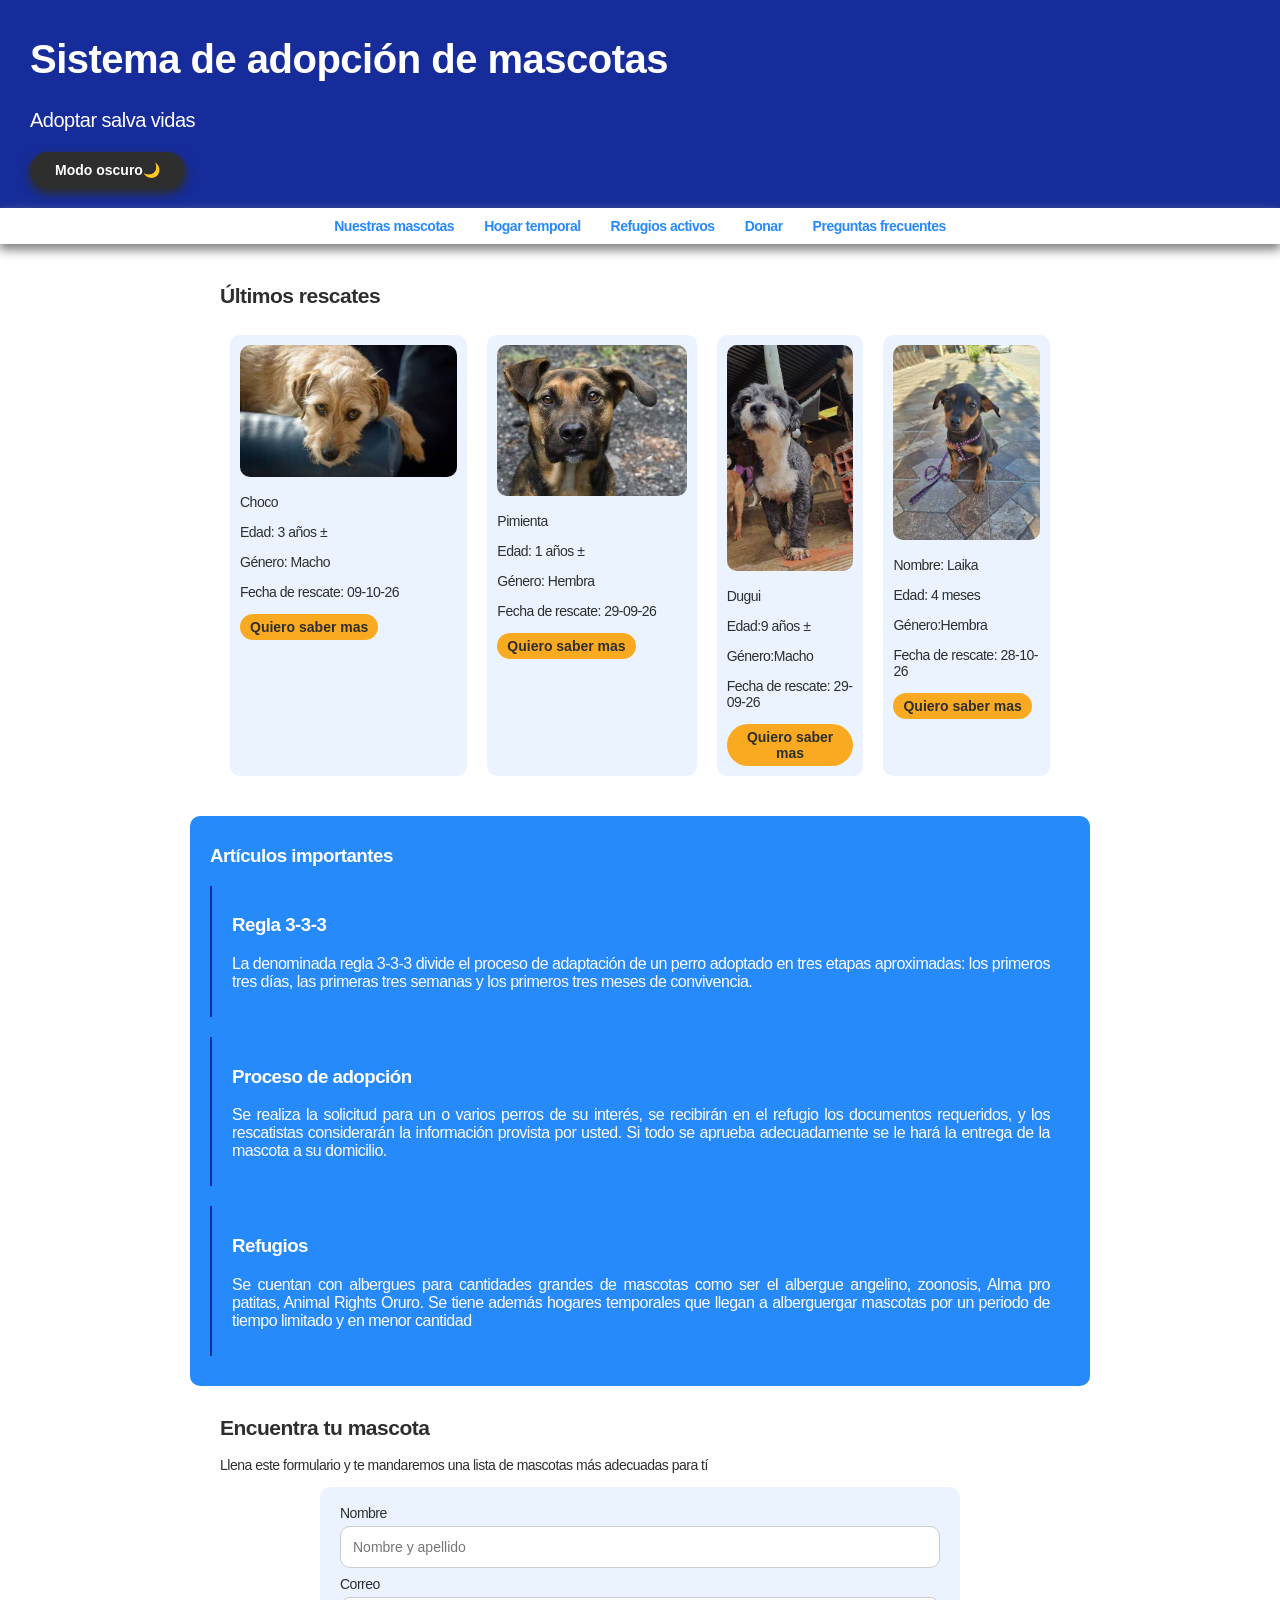
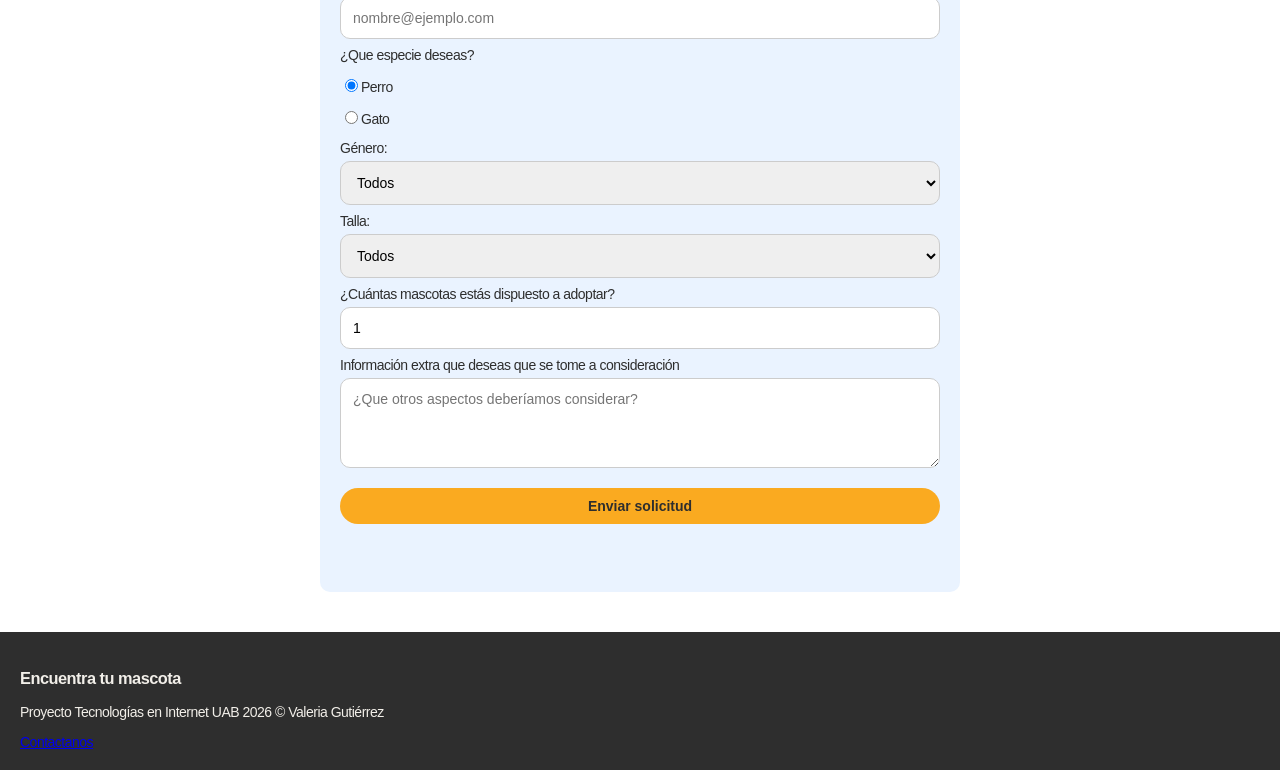
<file: index.html>
<!DOCTYPE html>
<html lang="en">
<head>
    <meta charset="UTF-8">
    <meta name="viewport" content="width=device-width, initial-scale=1">
    <title>Adopta</title>
    <link rel="stylesheet" href="styles.css">
</head>
<body>
    <header>
        <h1>Sistema de adopción de mascotas</h1>
        <p>Adoptar salva vidas</p>
        <button id="btn-tema">Modo oscuro🌙</button>
    </header>
    <nav>
        <button type="button" id="btn-menu" class="hamburguesa">☰ Menú</button>
        <ul>
            <li><a href="#">Nuestras mascotas</a></li>
            <li><a href="#">Hogar temporal</a></li>
            <li><a href="#">Refugios activos</a></li>
            <li><a href="#">Donar</a></li>
            <li><a href="#">Preguntas frecuentes</a></li>
        </ul>
    </nav>
    <main>
        <section>
            <h2>Últimos rescates</h2>
            <ul id="fotos">
                <li>
                    <img src="img/mascota4.jpg" alt="Imagen animal rescatado">
                    <p>Choco</p>
                    <p>Edad: 3 años ±</p>
                    <p>Género: Macho</p>
                    <p>Fecha de rescate: 09-10-26</p>
                    <button class="btn-mas">Quiero saber mas</button>
                </li>
                <li>
                    <img src="img/mascota3.jpg" alt="Imagen animal rescatado">
                    <p>Pimienta</p>
                    <p>Edad: 1 años ±</p>
                    <p>Género: Hembra</p>
                    <p>Fecha de rescate: 29-09-26</p>
                    <button class="btn-mas">Quiero saber mas</button>
                </li>
                <li>
                    <img src="img/mascota1.jpg" alt="Imagen animal rescatado">
                    <p>Dugui</p>
                    <p>Edad:9 años ±</p>
                    <p>Género:Macho</p>
                    <p>Fecha de rescate: 29-09-26</p>
                    <button class="btn-mas">Quiero saber mas</button>
                </li>
                <li>
                    <img src="img/macota2.jpg" alt="Imagen animal rescatado">
                    <p>Nombre: Laika</p>
                    <p>Edad: 4 meses</p>
                    <p>Género:Hembra</p>
                    <p>Fecha de rescate: 28-10-26</p>
                    <button class="btn-mas">Quiero saber mas</button>
                </li>
            </ul>
        </section>
        <section class="tarjeta">
            <h3>Artículos importantes</h3>
            <article>
                <h3>
                    Regla 3-3-3
                </h3>
                <p>
                    La denominada regla 3-3-3 divide el proceso de adaptación de un perro adoptado en tres etapas aproximadas: los primeros tres días, las primeras tres semanas y los primeros tres meses de convivencia.

                </p>
            </article>
            <article>
                <h3>
                    Proceso de adopción
                </h3>
                <p>
                    Se realiza la solicitud para un o varios perros de su interés, se recibirán en el refugio los documentos requeridos, y los rescatistas considerarán la información provista por usted. Si todo se aprueba adecuadamente se le hará la entrega de la mascota a su domicilio.
                </p>
            </article>
            <article>
                <h3>
                    Refugios
                </h3>
                <p>
                    Se cuentan con albergues para cantidades grandes de mascotas como ser el albergue angelino, zoonosis, Alma pro patitas, Animal Rights Oruro. Se tiene además hogares temporales que llegan a alberguergar mascotas por un periodo de tiempo limitado y en menor cantidad

                </p>
            </article>
        </section>
        <section>
            <h2>Encuentra tu mascota</h2>
            <p>Llena este formulario y te mandaremos una lista de mascotas más adecuadas para tí </p>
            <form id="form-adoptante" novalidate>
                <label for="nombre">Nombre</label>
                <input type="text" id="nombre" name="nombre" placeholder="Nombre y apellido" required>

                <label for="correo">Correo</label>
                <input type="email" id="correo" name="correo" placeholder="nombre@ejemplo.com" required>

                <label for="especie">¿Que especie deseas?</label>
                <label for="perro"><input type="radio" id="perro" name="especie" value="perro" checked>Perro</label>
                <label for="gato"><input type="radio" id="gato" name="especie" value="gato">Gato</label>
                
                <label for="genero">Género: </label>
                <select name="genero" id="genero">
                    <option value="">Todos</option>
                    <option value="">Hembra</option>
                    <option value="">Macho</option>
                </select>

                <label for="talla">Talla: </label>
                <select name="" id="talla">
                    <option value="">Todos</option>
                    <option value="">Pequeño (4-10Kg)</option>
                    <option value="">Mediano (11-25Kg)</option>
                    <option value="">Grande (26-45Kg)</option>
                </select>

                <label for="cantidad">¿Cuántas mascotas estás dispuesto a adoptar?</label>
                <input type="number" id="cantidad" name="cantidad" min="1" max="3" value="1">

                <label for="extra">Información extra que deseas que se tome a consideración</label>
                <textarea id="extra" name="extra"  rows="4" placeholder="¿Que otros aspectos deberíamos considerar?"></textarea>

                <button type="submit">Enviar solicitud</button>
                <p id="aviso-contacto" class="aviso"></p>

            </form>
        </section>
    </main>
    <footer>
        <h3>Encuentra tu mascota</h3>
        <p>Proyecto Tecnologías en Internet UAB 2026  &copy; Valeria Gutiérrez</p>
        <a href="#">Contactanos</a>
    </footer>
<script src="script.js"></script>
</body>
</html>
</file>
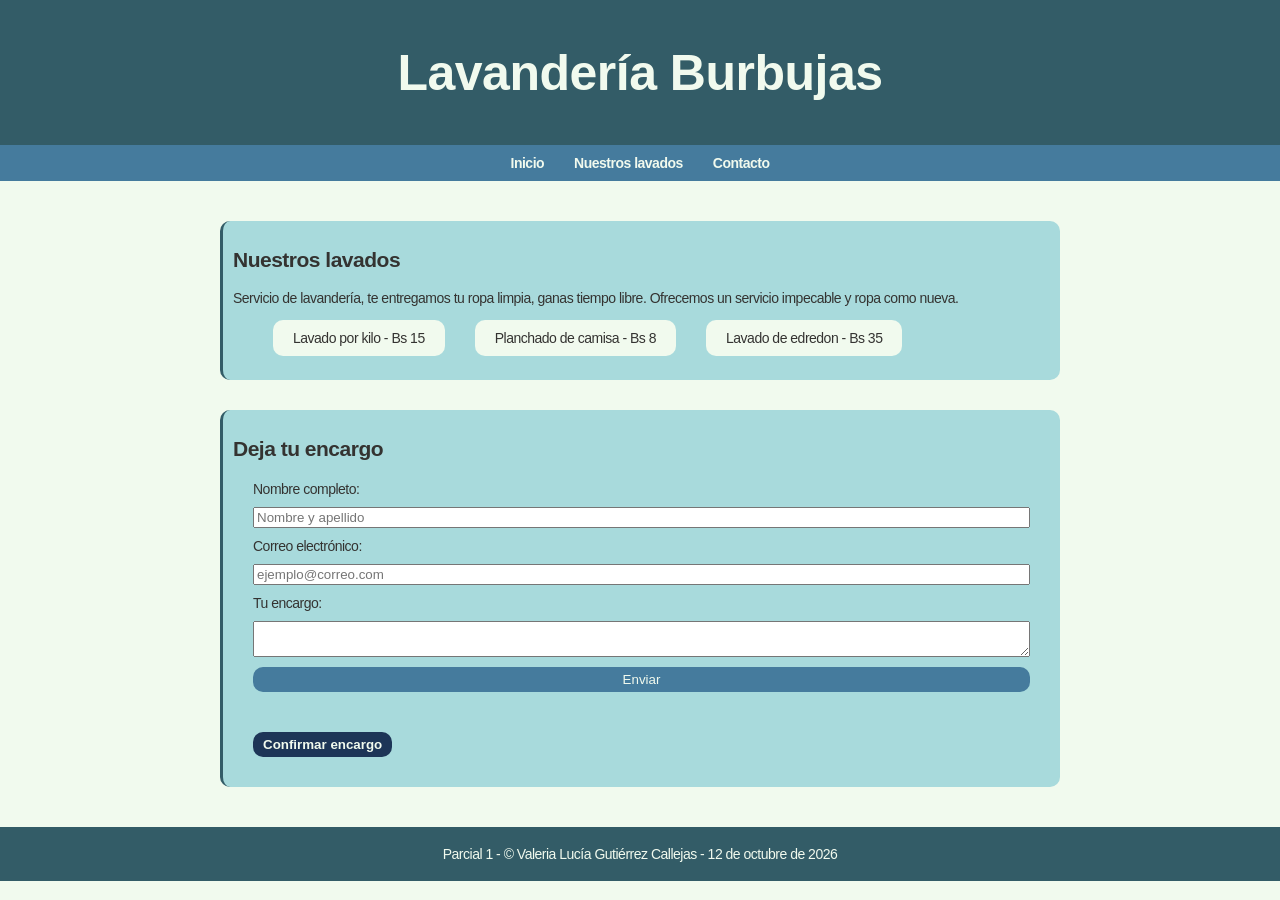
<file: parcial1/index.html>
<!DOCTYPE html>
<html lang="en">
<head>
    <meta charset="UTF-8">
    <meta name="viewport" content="width=device-width, initial-scale=1.0">
    <link rel="stylesheet" href="styles.css">
    <title>Lavanderia Burbujas
    </title>
</head>
<body>
    <header>
        <h1>Lavandería Burbujas</h1>
    </header>
    <nav>
        <ul>
            <li><a href="#inicio">Inicio</a></li>
            <li><a href="#lavados">Nuestros lavados</a></li>
            <li><a href="#contacto">Contacto</a></li>
        </ul>
        
    </nav>
    <main>
        <section id="lavados">
            <h2>Nuestros lavados</h2>
            <p>
                Servicio de lavandería, te entregamos tu ropa limpia, ganas tiempo libre. Ofrecemos un servicio impecable y ropa como nueva.
            </p>
            <ul>
                <li>Lavado por kilo - Bs 15</li>
                <li>Planchado de camisa - Bs 8</li>
                <li>Lavado de edredon - Bs 35</li>
            </ul>
        </section>
        <section  id="contacto">
            <h2>Deja tu encargo</h2>
            <form action="">
                <label for="nombre">Nombre completo:</label>
                <input type="text" id="nombre"  placeholder="Nombre y apellido" required>
                <label for="email">Correo electrónico:</label>
                <input type="email" id="correo"  placeholder="ejemplo@correo.com" required>
                <label for="encargo">Tu encargo:</label>
                <textarea  id="encargo" cols="5"></textarea>
                <button type="submit">Enviar</button>
            </form>
            <button id="btn-confirmar" type="button">Confirmar encargo</button>
            <p id="mensaje" class="oculto"> Valeria Lucía Gutiérrez Callejas</p>
        </section>
    </main>
    <footer>
        <p>Parcial 1 -  &copy; Valeria Lucía Gutiérrez Callejas - 12 de octubre de 2026</p>
    </footer>

    <script src="script.js"></script>
</body>
</html>
</file>
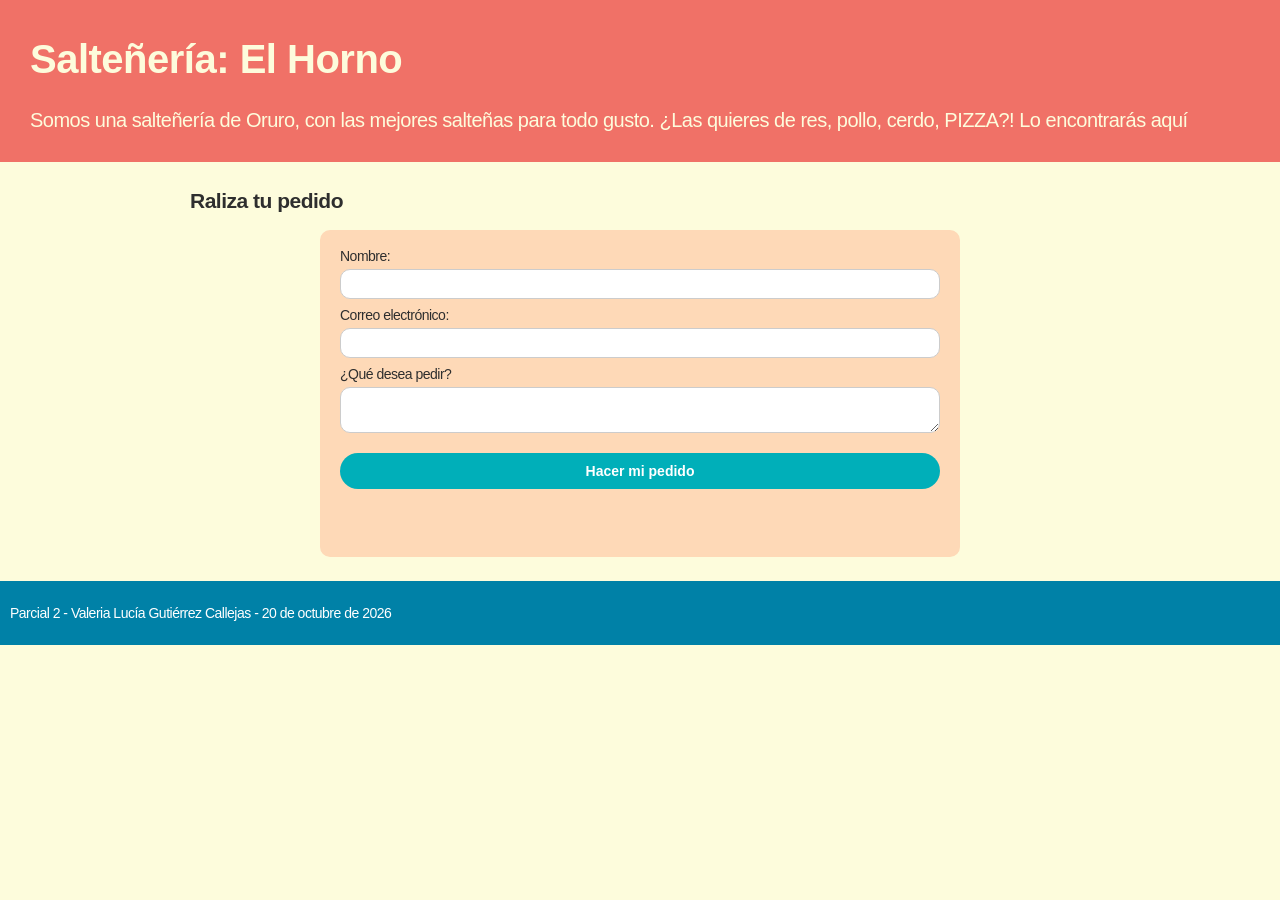
<file: parcial2/index.html>
<!DOCTYPE html>
<html lang="en">
<head>
    <meta charset="UTF-8">
    <meta name="viewport" content="width=device-width, initial-scale=1.0">
    <title>Salteñería: El Horno</title>
    <link rel="stylesheet" href="styles.css">
</head>
<body>
    <header>
        <h1>
            Salteñería: El Horno
        </h1>
        <p>
            Somos una salteñería de Oruro, con las mejores salteñas para todo gusto. ¿Las quieres de res, pollo, cerdo, PIZZA?! Lo encontrarás aquí
        </p>
    </header>
    <main>
        <section>
            <h2>Raliza tu pedido</h2>
            <form id="form-horno" action="procesar.php" method="post" novalidate>
                <label for="nombre">Nombre: </label>
                <input type="text" id="nombre" name="nombre" required>

                <label for="correo">Correo electrónico:</label>
                <input type="email" id="correo" name="correo" required>

                <label for="pedido">¿Qué desea pedir?</label>
                <textarea name="pedido" id="pedido">
                </textarea>
                <button type="submit">Hacer mi pedido</button>
                <p id="aviso-horno" class="aviso">


                </p>
            </form>
            

            </p>
        </section>
        

    </main>
    <footer>
        <p>Parcial 2 - Valeria Lucía Gutiérrez Callejas - 20 de octubre de 2026</p>

    </footer>
    <script src="script.js"></script>
</body>
</html>
</file>
<file: styles.css>
body{
    margin: 0;
    font-family: 'Lucida Sans', sans-serif;
    font-size: 14px;
    letter-spacing: -0.5px;
    background-color: #FFFFFF;
    color: #2e2e2e;
    line-height: 1,5;
}

header{  
    background-color: #162c9a;
    color: #FFFFFF;
    padding: 10px 30px;
    margin: 0px;
}

h1{
    font-size: 40px;
    font-weight: bold;
}
header p{
    font-size: 20px;
}

#btn-tema{
    margin-bottom: 10px;
    background-color: #2e2e2e;
    color: #FFFFFF;
    padding: 10px 25px;
    border: none;
    border-radius: 20px;
    font: inherit;
    box-shadow: 0px 5px 10px 1px #2e2e2e;
    font-weight: bold;
}


nav{
    background-color: #FFFFFF;
    padding: 10px 5px;
    box-shadow: 0px 5px 10px 1px #808080;
}


#btn-menu{
    display: none;
     
}
.hamburguesa{
    margin-bottom: 10px;
    background-color: #FFFFFF;
    color:  #2e2e2e;
    padding: 10px 25px;
    border: none;
    border-radius: 10px;
    font: inherit;
    box-shadow: 0px 5px 10px 1px #2e2e2e;
    font-weight: bold; 
}

nav ul{
    margin: 0;
    padding: 0;
    list-style: none;
    display: flex;
    justify-content: center; 
    gap: 30px;
}

nav a{
    color: #268afa;
    text-decoration: none;
    font-weight: bold;
}

main{
    max-width: 900px;
    margin: 0 auto;
    padding: 10px 15px;
}

section{
    margin: 30px;
}

#fotos{
    display: flex;
    justify-content: space-between;
    padding: 0;
}

#fotos li{
    background-color: #EAF3FF;
    border-radius: 10px;
    list-style: none;
    margin: 0;
    padding: 10px 10px;
    margin: 10px;
    color:  #2e2e2e;
}
img{
    max-width: 100%;
    height: auto;
    border-radius: 10px;
}

.btn-mas{
    background-color: #FAAA20;
    color: #2e2e2e;
    padding: 5px 10px;
    border: none;
    border-radius: 25px;
    font: inherit;
    font-weight: bold;
}

.tarjeta{
    background-color: #268afa;
    padding: 10px 20px;
    margin: 0px;
    border-radius: 10px;    
    color:#FFFFFF;
    font-size: 16px;
    
}
.tarjeta article{
    margin-bottom: 20px;
    padding: 10px 20px;
    text-align: justify;
    border-left: 2px solid #162c9a;
}
form{
    background-color:#EAF3FF ;
    display: flex;
    flex-direction: column;
    justify-content: flex-start;
    padding: 10px 20px;
    max-width: 600px;
    margin: 0 auto;
    border-radius: 10px;
}
form label{
    font-weight: bold;
    margin-top: 8px;
    margin-bottom: 5px;
    font: inherit;
}
form input, textarea, select{
    font: inherit;
    border: 1px solid #ccc;
    border-radius: 10px;    
    padding: 12px; 
}


form button{
    margin-top: 20px;
    background-color: #FAAA20;
    margin-bottom: 10px;
    color:  #2e2e2e;
    padding: 10px 25px;
    border: none;
    border-radius: 20px;
    font: inherit;
    font-weight: bold;
}

.aviso{
    /*display: none;*/
    margin-top: 14px;
    padding: 10px 14px;
    border-radius: 6px;
    font-weight: bold;
}

.aviso.error{
    display: block;
    background-color:#C62828;
    color:   #FDECEC;
}

.aviso.exito{
    display: block;
    background-color:#2E7D32;
    color:   #E8F5E9;


}

footer{
    background-color: #2e2e2e;
    color: #F2EFE9;
    padding: 20px;
}

@media(max-width: 600px){
    
    header{
        padding: 20px 12px 16px;  
    }
    #btn-menu{
        display: block;
    }
    nav ul{
        display: none;
        flex-direction: column;
        align-items: center;
        gap: 10px;
    }
    nav ul.abierto{
        display: flex;
    }


    #fotos{
        display: flex;
        flex-direction: column;    
    }

}

body.oscuro{
    background-color:#121827;
    color:#E8EEF8;
}
body.oscuro header{
    background-color:#162C9A;
    color: #FFFFFF;
}
body.oscuro #btn-tema{
    background-color:  #FFFFFF;
    color: #2e2e2e;
}
body.oscuro nav{
    background-color: #1C2638;
    color: #E8EEF8;
    box-shadow: none;
}
body.oscuro nav a{
    color: #FFFFFF;
}

body.oscuro #fotos li{
    background-color:#1C2638 ;
    color:#E8EEF8 ;
}

body.oscuro .tarjeta{
    background-color:#203B66 ;

}
body.oscuro form{
    background-color: #2e2e2e;
}
body.oscuro footer{
    background-color: #0B101A;
    color: #F2EFE9;
}
</file>
<file: parcial1/styles.css>
body{
    margin: 0;
    font-family: 'Lucida Sans', sans-serif;
    font-size: 14px;
    letter-spacing: -0.5px;
    background-color: #f1faee;
    color: #343331;
    line-height: 1,5;
}

header{
    background-color: #335C67;
    color: #f1faee;
    padding: 10px 30px;
    margin: 0px;
    text-align: center;
}

h1{
    font-size: 50px;
}

nav{
    background-color:#457b9d;
    padding: 10px 5px;
}

nav ul{
    margin: 0;
    padding: 0;
    list-style: none;
    display: flex;
    justify-content: center; 
    gap: 30px;
}

nav a{
    color:  #f1faee;
    text-decoration: none;
    font-weight: bold;
}

main{
    max-width: 900px;
    margin: 0 auto;
    padding: 10px 15px;
}

section{
    margin: 30px;
    padding: 10px;
    border-radius: 10px;
    background-color: #a8dadc;
    border-left: 3px solid #335C67;
}

#lavados ul{
    display: flex;
    flex-direction: row;
    gap: 30px;
    list-style: none;
    align-items: center;
}
#lavados li{
    margin: 0;
    background-color: #f1faee;
    padding: 10px 20px;
    border-radius: 10px;
}

footer{
    background-color: #335C67;
    color: #f1faee;
    padding: 5px;
    text-align: center;
}

form{
    display: flex;
    flex-direction: column;
    font: inherit;
    margin: 20px;
    gap: 10px;
    
}
form button{
    background-color: #457b9d;
    color: #f1faee;
    padding: 5px 10px;
    border: none;
    border-radius: 10px;
}



#btn-confirmar{
    margin: 20px;
    background-color: #1d3557;
    color: #f1faee;
    padding: 5px 10px;
    border: none;
    border-radius: 10px;
    font-weight: bold;
}
#mensaje{
    display: none;
}
#mensaje.mostrar{
    display: block;
    background-color:#e63946 ;
    font-weight: bold;
    padding: 10px 20px;
    color: #f1faee;
    text-align: center;
}

@media(max-width: 600px){
    #lavados ul{
        display: flex;
        flex-direction: column; 
    }

}
</file>
<file: parcial2/styles.css>
body{
    margin: 0;
    font-family: 'Lucida Sans', sans-serif;
    font-size: 14px;
    letter-spacing: -0.5px;
    background-color: #FDFCDC;
    color: #2e2e2e;
    line-height: 1,5;
}

header{  
    background-color: #F07167;
    color: #FDFCDC;
    padding: 10px 30px;
    margin: 0px;
}

h1{
    font-size: 40px;
    font-weight: bold;
}
header p{
    font-size: 20px;
}

main{
    max-width: 900px;
    margin: 0 auto;
    padding: 10px 15px;
}

form{
    background-color:#FED9B7 ;
    display: flex;
    flex-direction: column;
    justify-content: flex-start;
    padding: 10px 20px;
    max-width: 600px;
    margin: 0 auto;
    border-radius: 10px;
}
form label{
    font-weight: bold;
    margin-top: 8px;
    margin-bottom: 5px;
    font: inherit;
}
form input, textarea, select{
    font: inherit;
    border: 1px solid #ccc;
    border-radius: 10px;    
    padding: 6px; 
}

form button{
    margin-top: 20px;
    background-color: #00AFB9;
    margin-bottom: 10px;
    color:  #FFFF;
    padding: 10px 25px;
    border: none;
    border-radius: 20px;
    font: inherit;
    font-weight: bold;
}
.aviso{
    margin-top: 14px;
    padding: 10px 14px;
    border-radius: 6px;
    font-weight: bold;
}
.aviso.error{
    display: block;
    background-color:#F07167;
    color:   #FFFF;
}

.aviso.exito{
    display: block;
    background-color:#00AFB9;
    color:   #FFFF;
}


footer{
    background-color: #0081A7;
    color:#FFFF ;
    padding: 10px;
}
</file>
